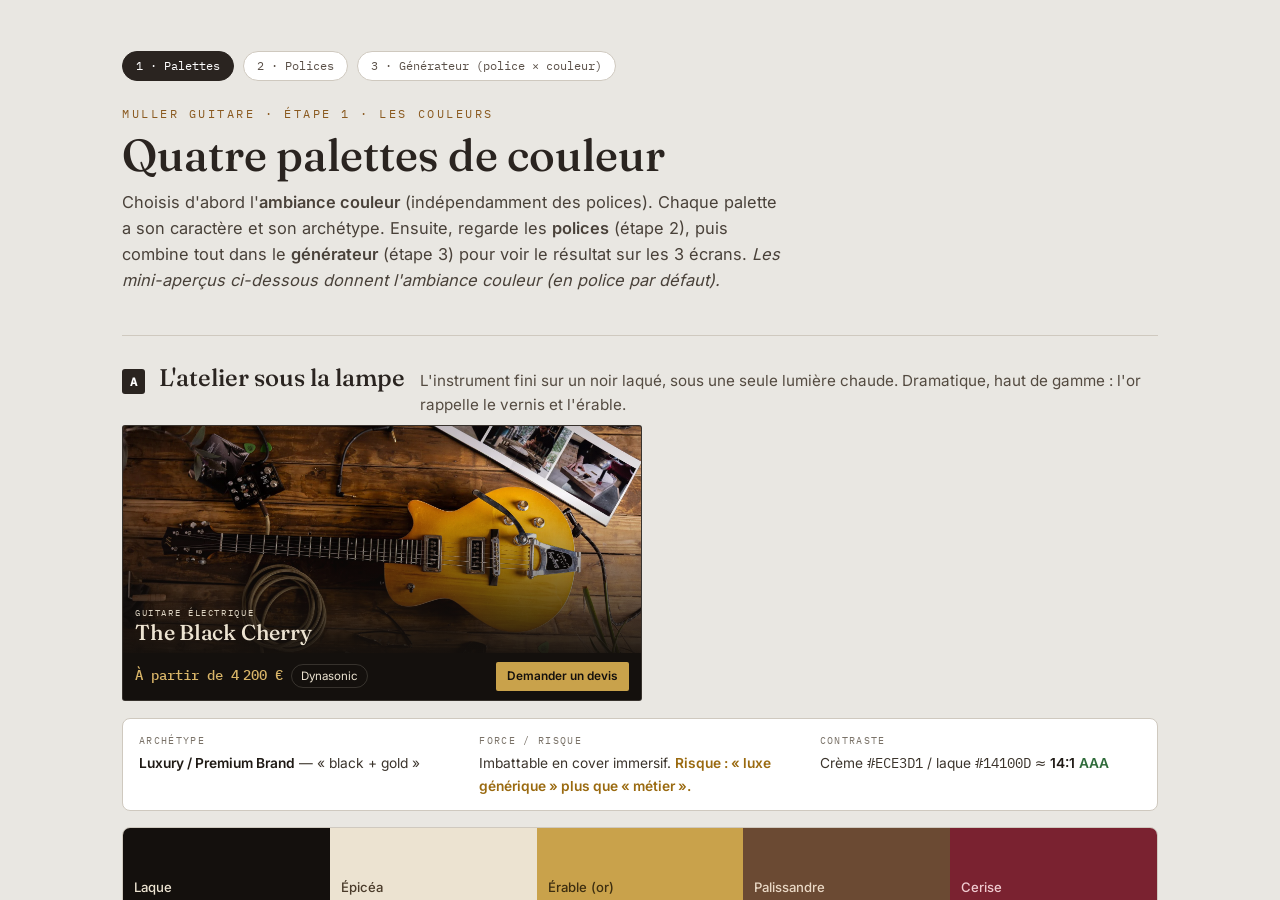
<file: index.html>
<!DOCTYPE html>
<html lang="fr">
<head>
<meta charset="utf-8">
<meta name="viewport" content="width=device-width, initial-scale=1">
<meta name="robots" content="noindex,nofollow">
<meta http-equiv="refresh" content="0; url=design/palettes.html">
<title>Muller Guitare — propositions de design</title>
<style>body{font-family:system-ui,"Segoe UI",sans-serif;background:#e9e7e2;color:#2a2420;padding:3rem;line-height:1.6}a{color:#8a5a20}</style>
</head>
<body>
  <p>Redirection vers les <a href="design/palettes.html">propositions de design (palettes &amp; générateur)</a>…</p>
</body>
</html>
</file>
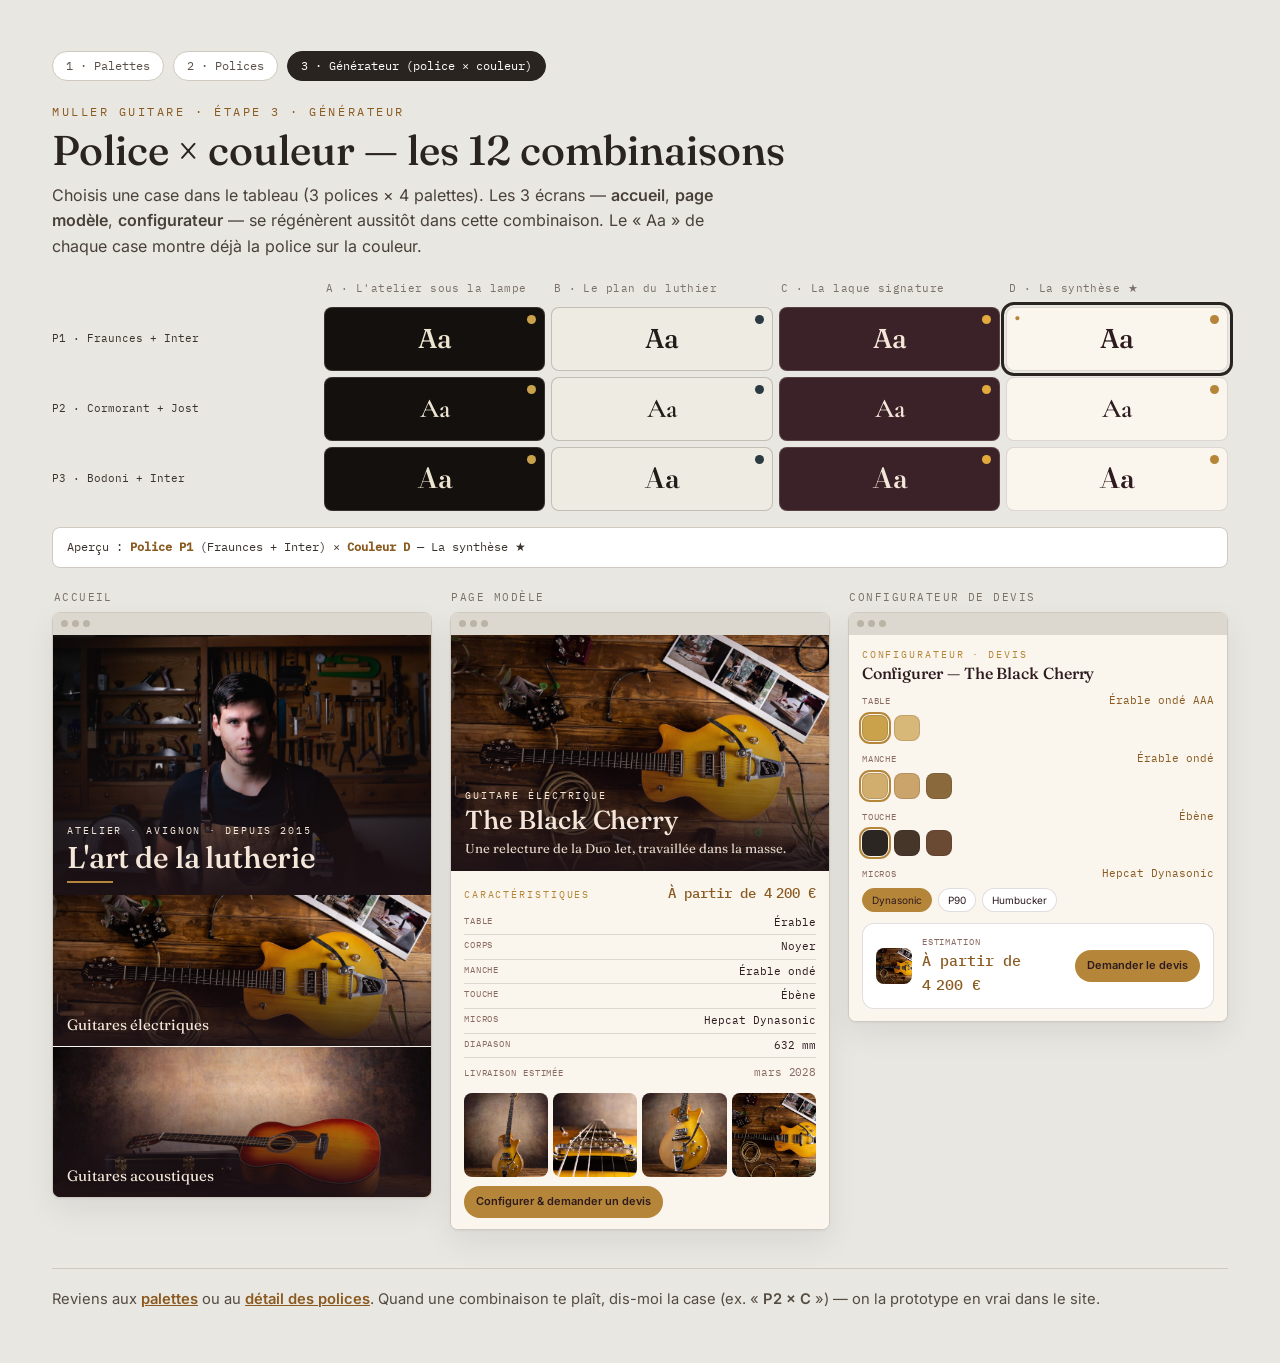
<file: design/generateur.html>
<!DOCTYPE html>
<html lang="fr">
<head>
<meta charset="utf-8">
<meta name="viewport" content="width=device-width, initial-scale=1">
<meta name="robots" content="noindex,nofollow">
<title>Muller Guitare — générateur (police × couleur)</title>
<link rel="stylesheet" href="../assets/css/fonts.css">
<style>
  :root{
    --serif:"Fraunces",Georgia,"Times New Roman",serif;
    --sans:"Inter",system-ui,-apple-system,"Segoe UI",Roboto,sans-serif;
    --mono:"IBM Plex Mono",ui-monospace,"SF Mono","Cascadia Mono",Consolas,monospace;
    --ink:#2a2420; --paper:#e9e7e2; --hair:#cfc9bf; --soft:#7a7268;
  }
  *{box-sizing:border-box;margin:0}
  body{font-family:var(--sans);background:var(--paper);color:var(--ink);line-height:1.6;-webkit-font-smoothing:antialiased}
  img{display:block;max-width:100%}
  .wrap{max-width:1240px;margin:0 auto;padding:clamp(1.4rem,4vw,3.2rem) clamp(1rem,3vw,2rem)}

  .topnav{display:flex;flex-wrap:wrap;gap:.4rem .6rem;margin-bottom:1.4rem}
  .topnav a{font-family:var(--mono);font-size:.72rem;text-decoration:none;color:#5a5048;border:1px solid var(--hair);background:#fff;border-radius:100px;padding:.28rem .8rem}
  .topnav a.is-on{background:#2a2420;color:#fff;border-color:#2a2420}

  .kicker{font-family:var(--mono);font-size:.72rem;letter-spacing:.22em;text-transform:uppercase;color:#8a5a20}
  .head h1{font-family:var(--serif);font-weight:500;font-size:clamp(1.9rem,4vw,2.6rem);line-height:1.05;margin:.5rem 0 .6rem}
  .head p{color:#494139;font-size:1rem;max-width:68ch}

  /* ---------- tableau croisé ---------- */
  .matrix{display:grid;grid-template-columns:minmax(120px,1.2fr) repeat(4,1fr);gap:6px;margin:1.4rem 0 1rem}
  .mh{font-family:var(--mono);font-size:.66rem;letter-spacing:.04em;color:var(--soft);display:flex;align-items:flex-end;padding:0 0 .35rem .15rem;line-height:1.25}
  .mr{font-family:var(--mono);font-size:.7rem;color:#3b342c;display:flex;align-items:center;padding-right:.5rem;line-height:1.2}
  .cell{position:relative;border:1px solid var(--line,#cfc9bf);border-radius:8px;background:var(--bg);color:var(--fg);height:64px;cursor:pointer;display:flex;align-items:center;justify-content:center;overflow:hidden;padding:0;transition:transform .08s ease}
  .cell:hover{transform:translateY(-1px)}
  .cell__aa{font-family:var(--serif);font-weight:var(--tw);font-size:1.7rem;line-height:1;letter-spacing:-.01em}
  .cell__dot{position:absolute;top:7px;right:8px;width:9px;height:9px;border-radius:50%;background:var(--accent)}
  .cell.is-on{outline:3px solid #2a2420;outline-offset:2px}
  .cell.is-on::after{content:"●";position:absolute;left:7px;top:4px;font-size:.6rem;color:var(--accent)}

  .caption{font-family:var(--mono);font-size:.78rem;color:#3b342c;background:#fff;border:1px solid var(--hair);border-radius:8px;padding:.6rem .85rem;margin-bottom:1.3rem}
  .caption b{color:#8a5a20}

  /* ---------- 3 écrans générés ---------- */
  .screens{display:grid;grid-template-columns:repeat(auto-fit,minmax(330px,1fr));gap:1.1rem}
  .comp__wrap{min-width:0}
  .comp__cap{font-family:var(--mono);font-size:.66rem;letter-spacing:.14em;text-transform:uppercase;color:var(--soft);margin:0 0 .4rem .1rem}
  .frame{border:1px solid var(--hair);border-radius:8px;overflow:hidden;box-shadow:0 1px 2px rgba(0,0,0,.05),0 12px 32px rgba(0,0,0,.07);background:#fff}
  .frame__bar{height:22px;background:#ddd8cf;display:flex;align-items:center;gap:4px;padding:0 8px}
  .frame__bar i{width:7px;height:7px;border-radius:50%;background:#bbb3a6}

  /* internes thématisés */
  .comp{background:var(--bg);color:var(--fg);font-family:var(--body)}
  .eb{font-family:var(--mono);font-size:9.5px;letter-spacing:.2em;text-transform:uppercase;color:var(--accent)}
  .ttl{font-family:var(--display);color:var(--fg);line-height:1.02;font-weight:var(--tw);letter-spacing:-.005em}
  .rule{height:2px;width:46px;background:var(--accent);border:0}
  .muted{color:var(--muted)}
  .num{font-family:var(--mono);font-variant-numeric:tabular-nums;letter-spacing:-.01em}
  .speclab{font-family:var(--mono);font-size:9px;letter-spacing:.1em;text-transform:uppercase;color:var(--muted)}
  .specval{font-family:var(--mono);font-variant-numeric:tabular-nums;font-size:11px;color:var(--fg)}
  .price{font-family:var(--mono);font-variant-numeric:tabular-nums;font-weight:500;color:var(--accent-ink)}
  .chip{font-size:10px;border:1px solid var(--line);color:var(--fg);border-radius:var(--chip-r);padding:3px 9px;background:var(--chip-bg)}
  .chip--on{background:var(--accent);color:var(--btn-fg);border-color:var(--accent)}
  .sw{width:26px;height:26px;border-radius:var(--sw-r);border:1px solid var(--line)}
  .btn{font-size:11px;font-weight:600;color:var(--btn-fg);background:var(--accent);border-radius:var(--btn-r);padding:7px 12px;display:inline-block}
  .card{background:var(--surface);border:1px solid var(--line);border-radius:var(--card-r);padding:11px 13px}
  .cover{position:relative;overflow:hidden;background:#000}
  .cover img{width:100%;height:100%;object-fit:cover}
  .cover__o{position:absolute;inset:0;background:var(--cover-grad)}
  .cover__c{position:absolute;left:14px;right:14px;bottom:12px;color:var(--cover-fg)}
  .cover__c .ttl,.cover__c .eb{color:var(--cover-fg)}
  .cat{position:relative;aspect-ratio:5/2;overflow:hidden}
  .cat+.cat{border-top:1px solid var(--bg)}
  .cat img{width:100%;height:100%;object-fit:cover}
  .cat__o{position:absolute;inset:0;background:var(--cover-grad)}
  .cat__l{position:absolute;left:14px;bottom:9px;font-family:var(--display);font-size:15px;color:var(--cover-fg)}
  .th{aspect-ratio:1;border-radius:var(--sw-r);overflow:hidden}
  .th img{width:100%;height:100%;object-fit:cover}

  /* ===== palettes couleur (A/B/C/D) ===== */
  .theme-a{--bg:#14100D;--surface:#1C1611;--fg:#ECE3D1;--muted:#9C8E79;--accent:#C9A24B;--accent-ink:#D9B568;
    --line:rgba(236,227,209,.16);--display:var(--serif);--body:var(--sans);
    --chip-bg:transparent;--chip-r:100px;--sw-r:3px;--btn-r:2px;--btn-fg:#14100D;--card-r:3px;
    --cover-grad:linear-gradient(180deg,rgba(20,16,13,.16) 0%,rgba(20,16,13,0) 30%,rgba(20,16,13,.93));--cover-fg:#ECE3D1}
  .theme-b{--bg:#EEEBE3;--surface:#FBFAF6;--fg:#211C17;--muted:#6B6258;--accent:#2C3A42;--accent-ink:#2C3A42;
    --line:rgba(33,28,23,.22);--display:var(--serif);--body:var(--sans);
    --chip-bg:#fff;--chip-r:0;--sw-r:0;--btn-r:0;--btn-fg:#fff;--card-r:0;
    --cover-grad:linear-gradient(180deg,rgba(238,235,227,0) 40%,rgba(238,235,227,.30) 64%,rgba(238,235,227,.92));--cover-fg:#211C17}
  .theme-c{--bg:#3A2228;--surface:#4A2E34;--fg:#F3E6D8;--muted:#C2A1A6;--accent:#E2A93C;--accent-ink:#E2A93C;
    --line:rgba(243,230,216,.16);--display:var(--serif);--body:var(--sans);
    --chip-bg:rgba(243,230,216,.07);--chip-r:100px;--sw-r:8px;--btn-r:100px;--btn-fg:#3A0F16;--card-r:12px;
    --cover-grad:linear-gradient(180deg,rgba(58,34,40,.14) 0%,rgba(58,34,40,0) 30%,rgba(58,34,40,.95));--cover-fg:#F3E6D8}
  .theme-d{--bg:#FAF6EE;--surface:#FFFFFF;--fg:#2E1A1F;--muted:#8a6a60;--accent:#B5863A;--accent-ink:#8A5A20;
    --line:rgba(46,26,31,.14);--display:var(--serif);--body:var(--sans);
    --chip-bg:#fff;--chip-r:100px;--sw-r:8px;--btn-r:100px;--btn-fg:#2E1A1F;--card-r:12px;
    --cover-grad:linear-gradient(180deg,rgba(30,18,22,.10) 0%,rgba(30,18,22,0) 28%,rgba(30,18,22,.94));--cover-fg:#F4E7D9}

  /* ===== presets de police (P1/P2/P3) ===== */
  .font-p1{--serif:"Fraunces",Georgia,serif;--sans:"Inter",system-ui,sans-serif;--tw:500}
  .font-p2{--serif:"Cormorant Garamond",Georgia,serif;--sans:"Jost",system-ui,sans-serif;--tw:600}
  .font-p3{--serif:"Bodoni Moda",Georgia,serif;--sans:"Inter",system-ui,sans-serif;--tw:600}

  .footer{margin-top:2.4rem;border-top:1px solid var(--hair);padding-top:1.2rem;color:#544b41;font-size:.92rem}
  .footer a{color:#8a5a20;font-weight:600}
</style>
</head>
<body>
<div class="wrap">

  <nav class="topnav" id="topnav">
    <a href="palettes.html">1 · Palettes</a>
    <a href="polices.html">2 · Polices</a>
    <a href="generateur.html">3 · Générateur (police × couleur)</a>
  </nav>
  <script>(function(){var f=(location.pathname.split('/').pop()||'generateur.html');document.querySelectorAll('#topnav a[href]').forEach(function(a){if(a.getAttribute('href')===f)a.classList.add('is-on');});})();</script>

  <header class="head">
    <div class="kicker">Muller Guitare · étape 3 · générateur</div>
    <h1>Police × couleur — les 12 combinaisons</h1>
    <p>Choisis une case dans le tableau (3 polices × 4 palettes). Les 3 écrans — <b>accueil</b>, <b>page modèle</b>, <b>configurateur</b> — se régénèrent aussitôt dans cette combinaison. Le « Aa » de chaque case montre déjà la police sur la couleur.</p>
  </header>

  <div class="matrix" id="matrix"></div>
  <div class="caption" id="caption"></div>
  <div class="screens" id="preview"></div>

  <footer class="footer">
    Reviens aux <a href="palettes.html">palettes</a> ou au <a href="polices.html">détail des polices</a>. Quand une combinaison te plaît, dis-moi la case (ex. « <b>P2 × C</b> ») — on la prototype en vrai dans le site.
  </footer>

</div>

<script>
  var HERO_IMG = "../assets/img/wp/2022/09/biographie-muller-guitare.jpg";
  var IMG_ELEC = "../assets/img/wp/2025/04/black-cherry-muller-guitare654.webp";
  var IMG_ACOU = "../assets/img/wp/2024/05/000-11.jpg";
  var GAL = [
    "../assets/img/wp/2025/04/black-cherry-muller-guitare596.thumb.webp",
    "../assets/img/wp/2025/04/black-cherry-muller-guitare634.thumb.webp",
    "../assets/img/wp/2025/04/black-cherry-muller-guitare603.thumb.webp",
    "../assets/img/wp/2025/04/black-cherry-muller-guitare654.thumb.webp"
  ];
  var FONTS = [
    { id:"p1", name:"P1 · Fraunces + Inter" },
    { id:"p2", name:"P2 · Cormorant + Jost" },
    { id:"p3", name:"P3 · Bodoni + Inter" }
  ];
  var COLORS = [
    { id:"a", short:"A", name:"L'atelier sous la lampe" },
    { id:"b", short:"B", name:"Le plan du luthier" },
    { id:"c", short:"C", name:"La laque signature" },
    { id:"d", short:"D", name:"La synthèse ★" }
  ];
  var FONT_DESC = { p1:"Fraunces + Inter", p2:"Cormorant Garamond + Jost", p3:"Bodoni Moda + Inter" };

  function comp(cap, inner){
    return '<div class="comp__wrap"><p class="comp__cap">'+cap+'</p>'
      +'<div class="frame"><div class="frame__bar"><i></i><i></i><i></i></div>'
      +'<div class="comp">'+inner+'</div></div></div>';
  }
  function homeComp(){
    return comp('Accueil',
      '<div class="cover" style="aspect-ratio:16/11"><img src="'+HERO_IMG+'" alt="Loïc Muller dans son atelier">'
        +'<div class="cover__o"></div><div class="cover__c">'
          +'<div class="eb">Atelier · Avignon · depuis 2015</div>'
          +'<div class="ttl" style="font-size:30px;margin:5px 0 7px">L\'art de la lutherie</div><hr class="rule"></div></div>'
      +'<div class="cat"><img src="'+IMG_ELEC+'" alt="Guitare électrique"><div class="cat__o"></div><span class="cat__l">Guitares électriques</span></div>'
      +'<div class="cat"><img src="'+IMG_ACOU+'" alt="Guitare acoustique"><div class="cat__o"></div><span class="cat__l">Guitares acoustiques</span></div>');
  }
  function modeleComp(){
    var specs = [['Table','Érable'],['Corps','Noyer'],['Manche','Érable ondé'],['Touche','Ébène'],['Micros','Hepcat Dynasonic'],['Diapason','632 mm']];
    var rows = specs.map(function(s){
      return '<div style="display:flex;justify-content:space-between;gap:10px;padding:3px 0;border-bottom:1px solid var(--line)">'
        +'<span class="speclab">'+s[0]+'</span><span class="specval">'+s[1]+'</span></div>';
    }).join('');
    var gal = GAL.map(function(t){ return '<div class="th"><img src="'+t+'" alt="The Black Cherry, détail"></div>'; }).join('');
    return comp('Page modèle',
      '<div class="cover" style="aspect-ratio:16/10"><img src="'+IMG_ELEC+'" alt="The Black Cherry">'
        +'<div class="cover__o"></div><div class="cover__c">'
          +'<div class="eb">Guitare électrique</div>'
          +'<div class="ttl" style="font-size:26px;margin:4px 0 5px">The Black Cherry</div>'
          +'<div style="font-family:var(--serif);font-size:13px;opacity:.92">Une relecture de la Duo Jet, travaillée dans la masse.</div></div></div>'
      +'<div style="padding:11px 13px;background:var(--bg)">'
        +'<div style="display:flex;justify-content:space-between;align-items:baseline;margin-bottom:6px"><span class="eb">Caractéristiques</span><span class="price" style="font-size:14px">À partir de 4&#8239;200&nbsp;€</span></div>'
        + rows
        +'<div style="display:flex;justify-content:space-between;align-items:center;padding:6px 0 2px"><span class="speclab">Livraison estimée</span><span class="num" style="font-size:11px;color:var(--muted)">mars 2028</span></div>'
        +'<div style="display:grid;grid-template-columns:repeat(4,1fr);gap:5px;margin:9px 0">'+gal+'</div>'
        +'<span class="btn">Configurer &amp; demander un devis</span></div>');
  }
  function configComp(){
    var lbl = function(label, picked){ return '<div style="display:flex;justify-content:space-between;align-items:baseline;margin-bottom:5px">'
      +'<span class="speclab">'+label+'</span><span class="specval" style="color:var(--accent-ink)">'+picked+'</span></div>'; };
    var woods = function(arr,sel){ return '<div style="display:flex;gap:6px">'+arr.map(function(c,i){
      return '<span class="sw" style="background:'+c+';'+(i===sel?'outline:2px solid var(--accent);outline-offset:1px':'')+'"></span>'; }).join('')+'</div>'; };
    var chips = function(arr,sel){ return '<div style="display:flex;gap:6px;flex-wrap:wrap">'+arr.map(function(t,i){
      return '<span class="chip'+(i===sel?' chip--on':'')+'">'+t+'</span>'; }).join('')+'</div>'; };
    return comp('Configurateur de devis',
      '<div style="padding:12px 13px;background:var(--bg)">'
        +'<div class="eb">Configurateur · devis</div>'
        +'<div class="ttl" style="font-size:16px;margin:3px 0 11px">Configurer — The Black Cherry</div>'
        +'<div style="margin-bottom:9px">'+lbl('Table','Érable ondé AAA')+woods(['#C9A24B','#D8B878'],0)+'</div>'
        +'<div style="margin-bottom:9px">'+lbl('Manche','Érable ondé')+woods(['#D2AE6E','#caa46a','#8a6a3c'],0)+'</div>'
        +'<div style="margin-bottom:9px">'+lbl('Touche','Ébène')+woods(['#2b2622','#46362a','#6B4A33'],0)+'</div>'
        +'<div style="margin-bottom:11px">'+lbl('Micros','Hepcat Dynasonic')+chips(['Dynasonic','P90','Humbucker'],0)+'</div>'
        +'<div class="card" style="display:flex;align-items:center;gap:10px">'
          +'<img src="'+GAL[3]+'" alt="" style="width:36px;height:36px;object-fit:cover;border-radius:var(--sw-r);flex:none">'
          +'<div style="flex:1;min-width:0"><div class="speclab">Estimation</div><div class="price" style="font-size:15px">À partir de 4&#8239;200&nbsp;€</div></div>'
          +'<span class="btn">Demander le devis</span></div></div>');
  }

  // rendu des 3 écrans (une seule fois ; le restyle se fait par les variables CSS)
  var preview = document.getElementById('preview');
  preview.innerHTML = homeComp() + modeleComp() + configComp();

  // construction du tableau croisé
  var matrix = document.getElementById('matrix');
  var caption = document.getElementById('caption');
  var html = '<div class="mh"></div>';
  COLORS.forEach(function(c){ html += '<div class="mh">'+c.short+' · '+c.name+'</div>'; });
  FONTS.forEach(function(f){
    html += '<div class="mr">'+f.name+'</div>';
    COLORS.forEach(function(c){
      html += '<button class="cell theme-'+c.id+' font-'+f.id+'" data-f="'+f.id+'" data-c="'+c.id+'" '
        +'aria-label="Police '+f.id.toUpperCase()+' × Couleur '+c.short+'">'
        +'<span class="cell__dot"></span><span class="cell__aa">Aa</span></button>';
    });
  });
  matrix.innerHTML = html;

  function select(f, c){
    preview.className = 'screens theme-'+c+' font-'+f;
    var col = COLORS.find(function(x){return x.id===c;});
    caption.innerHTML = 'Aperçu : <b>Police '+f.toUpperCase()+'</b> ('+FONT_DESC[f]+') × <b>Couleur '+col.short+'</b> — '+col.name;
    [].forEach.call(matrix.querySelectorAll('.cell'), function(b){
      b.classList.toggle('is-on', b.dataset.f===f && b.dataset.c===c);
    });
  }
  matrix.addEventListener('click', function(e){
    var b = e.target.closest('.cell'); if(!b) return;
    select(b.dataset.f, b.dataset.c);
    preview.scrollIntoView({behavior:'smooth', block:'start'});
  });

  // sélection initiale (via ?f= / ?c=) ; défaut P1 × D (la synthèse recommandée)
  var qs = new URLSearchParams(location.search);
  var f0 = ['p1','p2','p3'].indexOf(qs.get('f')) >= 0 ? qs.get('f') : 'p1';
  var c0 = ['a','b','c','d'].indexOf(qs.get('c')) >= 0 ? qs.get('c') : 'd';
  select(f0, c0);
</script>
</body>
</html>
</file>
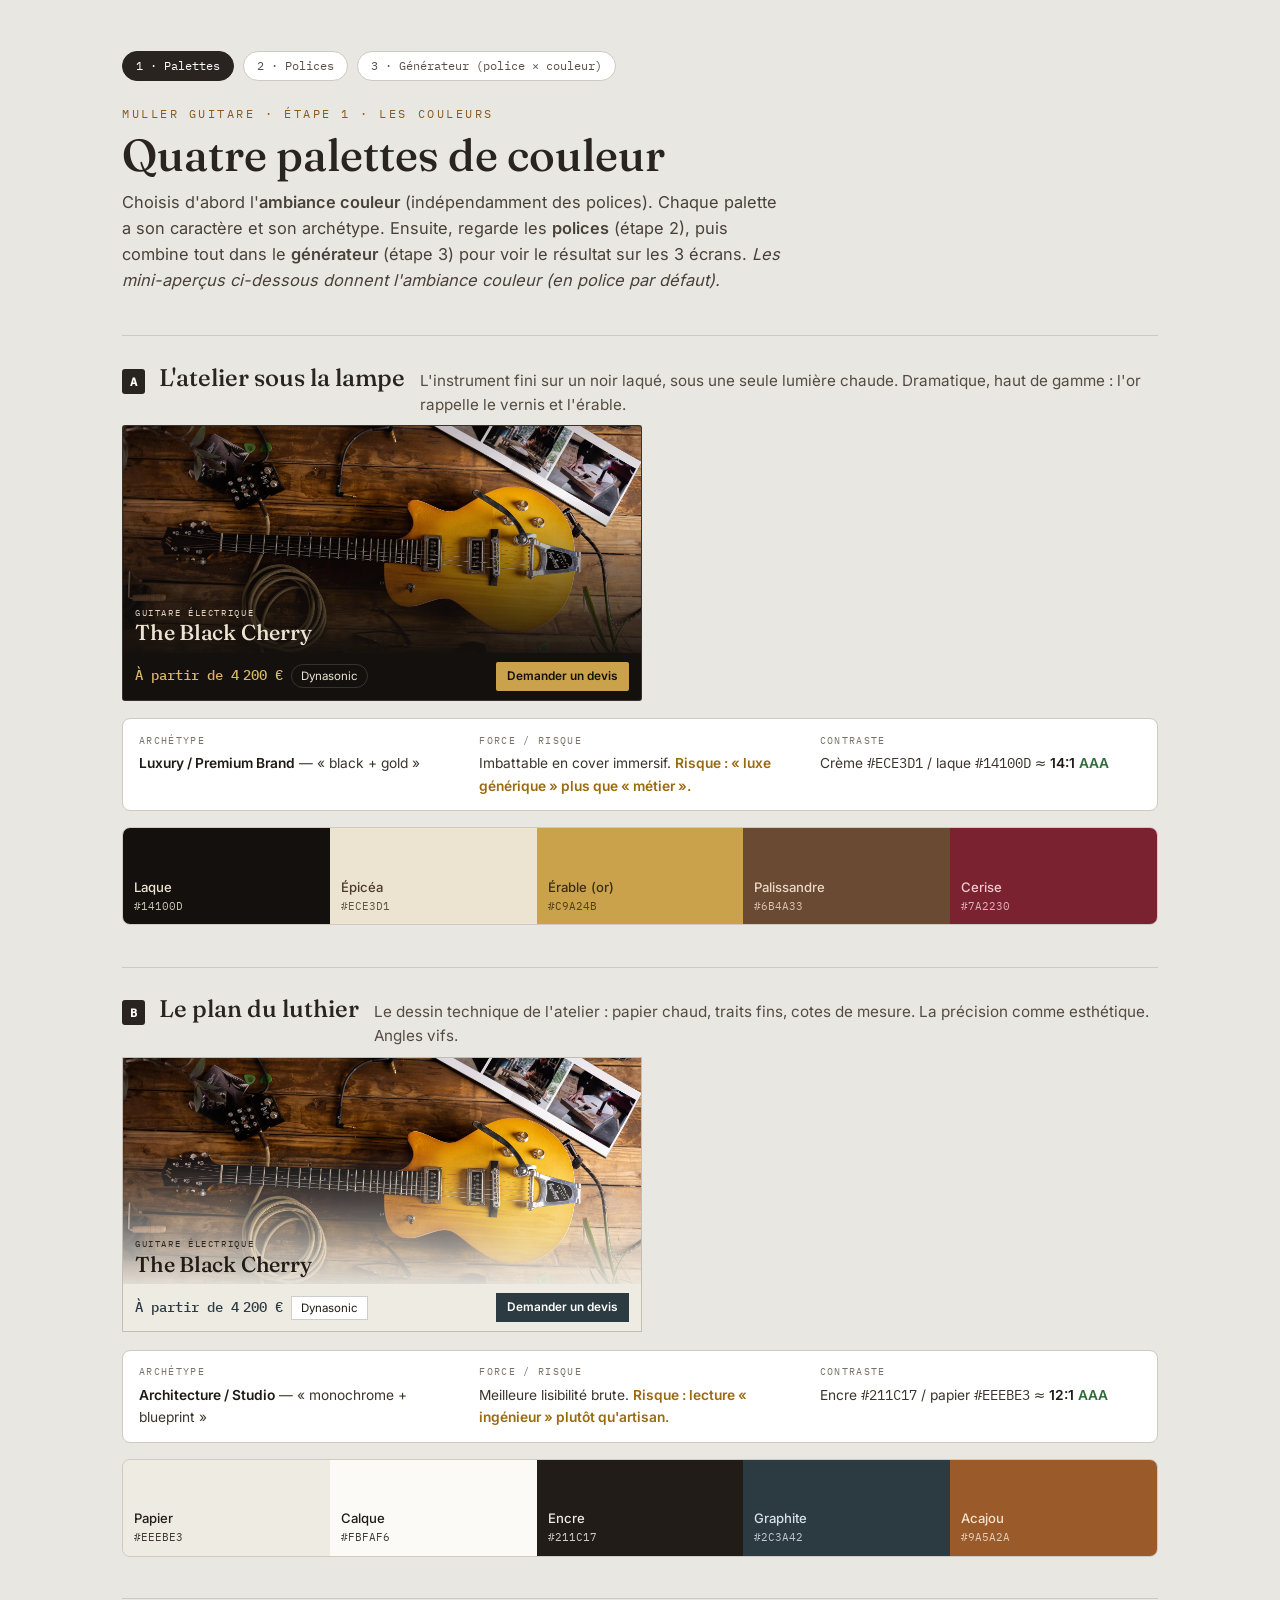
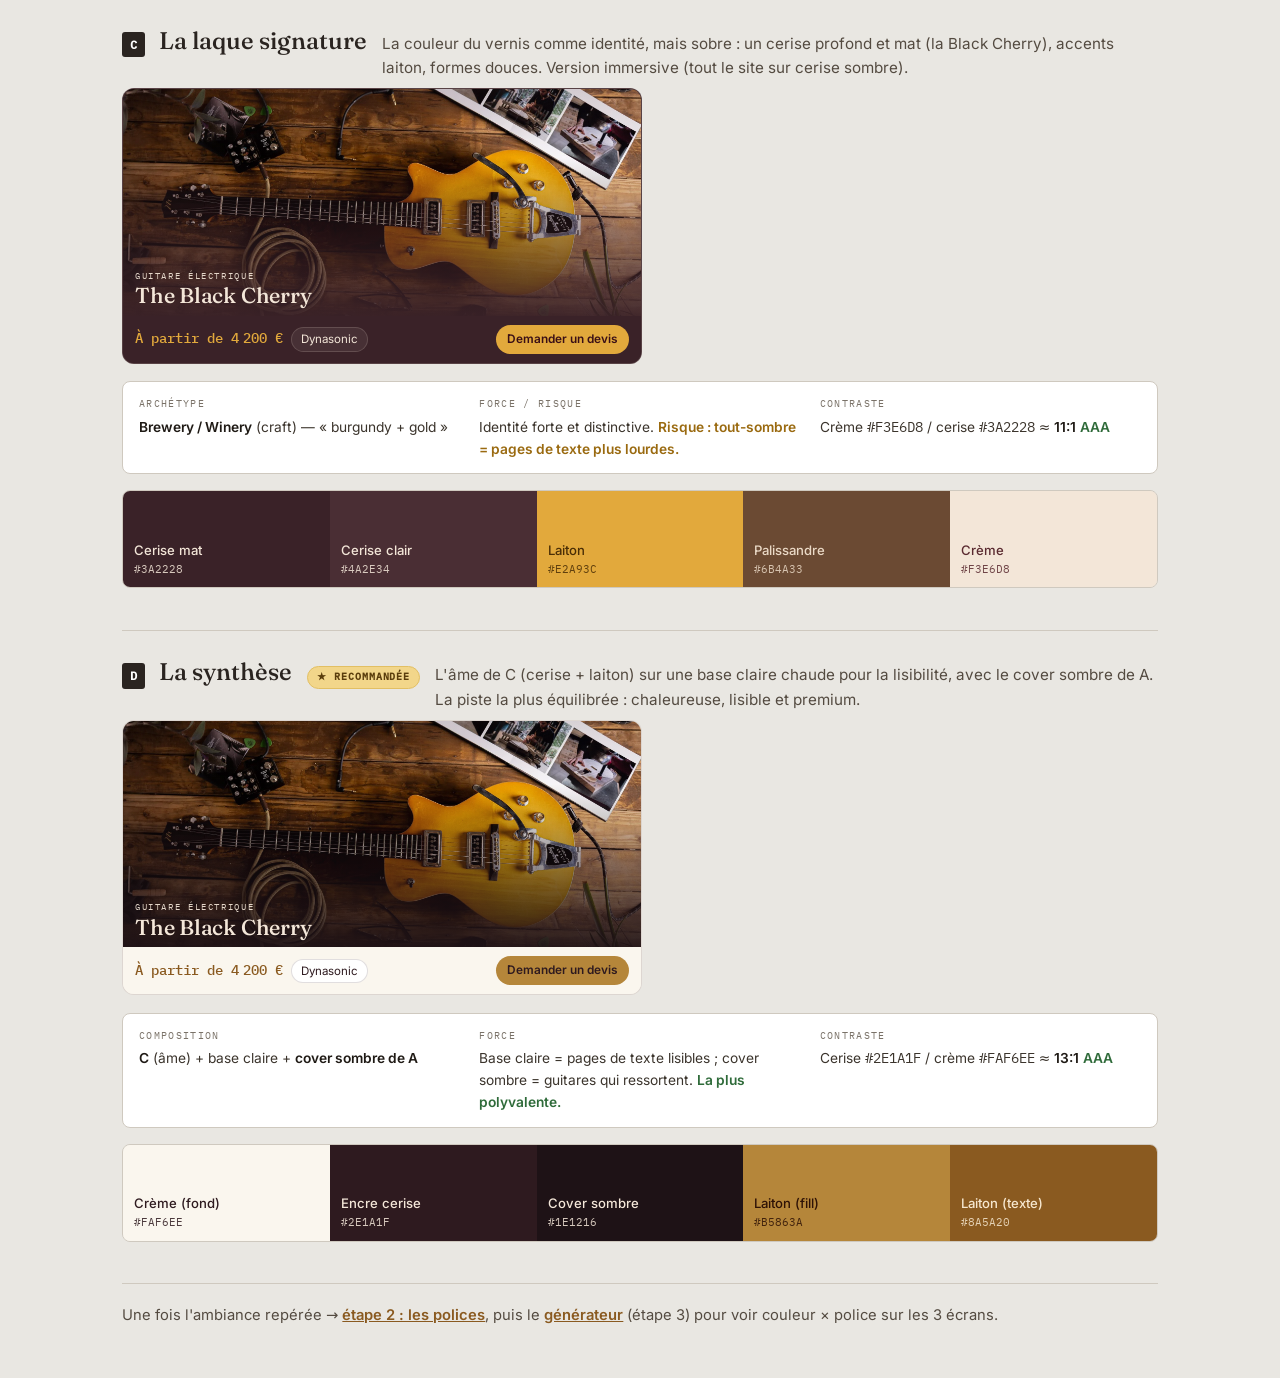
<file: design/palettes.html>
<!DOCTYPE html>
<html lang="fr">
<head>
<meta charset="utf-8">
<meta name="viewport" content="width=device-width, initial-scale=1">
<meta name="robots" content="noindex,nofollow">
<title>Muller Guitare — palettes de couleur</title>
<link rel="stylesheet" href="../assets/css/fonts.css">
<style>
  :root{
    --serif:"Fraunces",Georgia,"Times New Roman",serif;
    --sans:"Inter",system-ui,-apple-system,"Segoe UI",Roboto,sans-serif;
    --mono:"IBM Plex Mono",ui-monospace,"SF Mono","Cascadia Mono",Consolas,monospace;
    --ink:#2a2420; --paper:#e9e7e2; --hair:#cfc9bf; --soft:#7a7268;
  }
  *{box-sizing:border-box;margin:0}
  body{font-family:var(--sans);background:var(--paper);color:var(--ink);line-height:1.6;-webkit-font-smoothing:antialiased}
  .wrap{max-width:1100px;margin:0 auto;padding:clamp(1.4rem,4vw,3.2rem) clamp(1rem,3vw,2rem)}

  .topnav{display:flex;flex-wrap:wrap;gap:.4rem .6rem;margin-bottom:1.5rem}
  .topnav a{font-family:var(--mono);font-size:.72rem;text-decoration:none;color:#5a5048;border:1px solid var(--hair);background:#fff;border-radius:100px;padding:.28rem .8rem}
  .topnav a.is-on{background:#2a2420;color:#fff;border-color:#2a2420}

  .kicker{font-family:var(--mono);font-size:.72rem;letter-spacing:.22em;text-transform:uppercase;color:#8a5a20}
  .head h1{font-family:var(--serif);font-weight:500;font-size:clamp(1.9rem,4vw,2.8rem);line-height:1.05;margin:.5rem 0 .7rem}
  .head p{color:#494139;font-size:1.02rem;max-width:66ch}

  .dir{margin-top:clamp(1.6rem,4vw,2.6rem);border-top:1px solid var(--hair);padding-top:1.4rem}
  .dir__head{display:flex;flex-wrap:wrap;align-items:baseline;gap:.5rem .9rem;margin-bottom:.5rem}
  .dir__tag{font-family:var(--mono);font-size:.76rem;font-weight:600;color:#fff;background:#2a2420;border-radius:3px;padding:.18rem .5rem}
  .dir__name{font-family:var(--serif);font-weight:500;font-size:1.5rem}
  .badge{font-family:var(--mono);font-size:.62rem;font-weight:600;letter-spacing:.1em;text-transform:uppercase;color:#5a3d0c;background:#f2d68a;border:1px solid #e2bf63;border-radius:100px;padding:.16rem .55rem}
  .dir__concept{color:#544b41;font-size:.95rem;flex:1 1 240px;min-width:200px}

  .meta{display:grid;grid-template-columns:repeat(auto-fit,minmax(220px,1fr));gap:.7rem 1.2rem;margin:.8rem 0 1rem;background:#fff;border:1px solid var(--hair);border-radius:8px;padding:.85rem 1rem}
  .meta .l{font-family:var(--mono);font-size:.64rem;letter-spacing:.13em;text-transform:uppercase;color:var(--soft);margin-bottom:.2rem}
  .meta .v{font-size:.86rem;color:#3b342c}
  .meta .v b{color:#1f1a15}
  .meta .num{font-family:var(--mono)}
  .ok{color:#2f6b3a;font-weight:600}.warn{color:#9a6a10;font-weight:600}

  .pal{display:flex;flex-wrap:wrap;gap:0;border-radius:8px;overflow:hidden;border:1px solid var(--hair)}
  .pal__sw{flex:1;min-width:140px;height:96px;display:flex;flex-direction:column;justify-content:flex-end;padding:9px 11px}
  .pal__sw b{font-size:.82rem;font-weight:500}
  .pal__sw span{font-family:var(--mono);font-size:.68rem;opacity:.85}

  /* ===== mini-aperçu du style (couleur seulement ; police P1 par défaut) ===== */
  .preview{margin:.1rem 0 1.1rem}
  .pv{max-width:520px;border:1px solid var(--line);border-radius:var(--card-r);overflow:hidden;background:var(--bg)}
  .pv-cover{position:relative;aspect-ratio:16/7;overflow:hidden;background:#000}
  .pv-cover img{width:100%;height:100%;object-fit:cover}
  .pv-cover__o{position:absolute;inset:0;background:var(--cover-grad)}
  .pv-cover__c{position:absolute;left:12px;right:12px;bottom:9px;display:flex;flex-direction:column;gap:2px}
  .pv-eb{font-family:var(--mono);font-size:9px;letter-spacing:.18em;text-transform:uppercase;color:var(--cover-fg);opacity:.92}
  .pv-ttl{font-family:var(--display);font-weight:var(--tw,500);font-size:1.35rem;line-height:1;letter-spacing:-.01em;color:var(--cover-fg)}
  .pv-foot{display:flex;flex-wrap:wrap;align-items:center;gap:8px;padding:9px 12px;background:var(--bg);color:var(--fg)}
  .pv-price{font-family:var(--mono);font-variant-numeric:tabular-nums;font-weight:500;font-size:.85rem;color:var(--accent-ink)}
  .pv-chip{font-size:.72rem;border:1px solid var(--line);color:var(--fg);border-radius:var(--chip-r);padding:2px 9px;background:var(--chip-bg)}
  .pv-btn{font-size:.74rem;font-weight:600;color:var(--btn-fg);background:var(--accent);border-radius:var(--btn-r);padding:5px 11px;margin-left:auto}

  /* tokens des palettes (mêmes valeurs que le générateur) */
  .theme-a{--bg:#14100D;--fg:#ECE3D1;--accent:#C9A24B;--accent-ink:#D9B568;--line:rgba(236,227,209,.16);--display:var(--serif);--chip-bg:transparent;--chip-r:100px;--btn-r:2px;--btn-fg:#14100D;--card-r:3px;--cover-grad:linear-gradient(180deg,rgba(20,16,13,.16) 0%,rgba(20,16,13,0) 30%,rgba(20,16,13,.93));--cover-fg:#ECE3D1}
  .theme-b{--bg:#EEEBE3;--fg:#211C17;--accent:#2C3A42;--accent-ink:#2C3A42;--line:rgba(33,28,23,.22);--display:var(--serif);--chip-bg:#fff;--chip-r:0;--btn-r:0;--btn-fg:#fff;--card-r:0;--cover-grad:linear-gradient(180deg,rgba(238,235,227,0) 40%,rgba(238,235,227,.30) 64%,rgba(238,235,227,.92));--cover-fg:#211C17}
  .theme-c{--bg:#3A2228;--fg:#F3E6D8;--accent:#E2A93C;--accent-ink:#E2A93C;--line:rgba(243,230,216,.16);--display:var(--serif);--chip-bg:rgba(243,230,216,.07);--chip-r:100px;--btn-r:100px;--btn-fg:#3A0F16;--card-r:12px;--cover-grad:linear-gradient(180deg,rgba(58,34,40,.14) 0%,rgba(58,34,40,0) 30%,rgba(58,34,40,.95));--cover-fg:#F3E6D8}
  .theme-d{--bg:#FAF6EE;--fg:#2E1A1F;--accent:#B5863A;--accent-ink:#8A5A20;--line:rgba(46,26,31,.14);--display:var(--serif);--chip-bg:#fff;--chip-r:100px;--btn-r:100px;--btn-fg:#2E1A1F;--card-r:12px;--cover-grad:linear-gradient(180deg,rgba(30,18,22,.10) 0%,rgba(30,18,22,0) 28%,rgba(30,18,22,.94));--cover-fg:#F4E7D9}

  .footer{margin-top:2.6rem;border-top:1px solid var(--hair);padding-top:1.2rem;color:#544b41;font-size:.92rem}
  .footer a{color:#8a5a20;font-weight:600}

  @media print{
    @page{size:A4 portrait;margin:12mm}
    html,body{background:#fff !important}
    *{-webkit-print-color-adjust:exact !important;print-color-adjust:exact !important}
    .wrap{max-width:none;padding:0}.topnav,.footer{display:none}
    .dir{break-inside:avoid;page-break-inside:avoid}
  }
</style>
</head>
<body>
<div class="wrap">

  <nav class="topnav" id="topnav">
    <a href="palettes.html">1 · Palettes</a>
    <a href="polices.html">2 · Polices</a>
    <a href="generateur.html">3 · Générateur (police × couleur)</a>
  </nav>
  <script>(function(){var f=(location.pathname.split('/').pop()||'palettes.html');document.querySelectorAll('#topnav a[href]').forEach(function(a){if(a.getAttribute('href')===f)a.classList.add('is-on');});})();</script>

  <header class="head">
    <div class="kicker">Muller Guitare · étape 1 · les couleurs</div>
    <h1>Quatre palettes de couleur</h1>
    <p>Choisis d'abord l'<b>ambiance couleur</b> (indépendamment des polices). Chaque palette a son caractère et son archétype. Ensuite, regarde les <b>polices</b> (étape 2), puis combine tout dans le <b>générateur</b> (étape 3) pour voir le résultat sur les 3 écrans. <em>Les mini-aperçus ci-dessous donnent l'ambiance couleur (en police par défaut).</em></p>
  </header>

  <!-- A -->
  <section class="dir">
    <div class="dir__head"><span class="dir__tag">A</span><span class="dir__name">L'atelier sous la lampe</span>
      <span class="dir__concept">L'instrument fini sur un noir laqué, sous une seule lumière chaude. Dramatique, haut de gamme : l'or rappelle le vernis et l'érable.</span></div>
    <div class="preview theme-a">
      <div class="pv">
        <div class="pv-cover"><img src="../assets/img/wp/2025/04/black-cherry-muller-guitare654.webp" alt="Aperçu du style">
          <div class="pv-cover__o"></div>
          <div class="pv-cover__c"><span class="pv-eb">Guitare électrique</span><span class="pv-ttl">The Black Cherry</span></div></div>
        <div class="pv-foot"><span class="pv-price">À partir de 4&#8239;200&nbsp;€</span><span class="pv-chip">Dynasonic</span><span class="pv-btn">Demander un devis</span></div>
      </div>
    </div>
    <div class="meta">
      <div><div class="l">Archétype</div><div class="v"><b>Luxury / Premium Brand</b> — « black + gold »</div></div>
      <div><div class="l">Force / risque</div><div class="v">Imbattable en cover immersif. <span class="warn">Risque : « luxe générique » plus que « métier ».</span></div></div>
      <div><div class="l">Contraste</div><div class="v">Crème <span class="num">#ECE3D1</span> / laque <span class="num">#14100D</span> ≈ <b>14:1</b> <span class="ok">AAA</span></div></div>
    </div>
    <div class="pal">
      <div class="pal__sw" style="background:#14100D;color:#ECE3D1"><b>Laque</b><span>#14100D</span></div>
      <div class="pal__sw" style="background:#ECE3D1;color:#4A3B2A"><b>Épicéa</b><span>#ECE3D1</span></div>
      <div class="pal__sw" style="background:#C9A24B;color:#3D2E10"><b>Érable (or)</b><span>#C9A24B</span></div>
      <div class="pal__sw" style="background:#6B4A33;color:#EAD9C6"><b>Palissandre</b><span>#6B4A33</span></div>
      <div class="pal__sw" style="background:#7A2230;color:#F0CBD0"><b>Cerise</b><span>#7A2230</span></div>
    </div>
  </section>

  <!-- B -->
  <section class="dir">
    <div class="dir__head"><span class="dir__tag">B</span><span class="dir__name">Le plan du luthier</span>
      <span class="dir__concept">Le dessin technique de l'atelier : papier chaud, traits fins, cotes de mesure. La précision comme esthétique. Angles vifs.</span></div>
    <div class="preview theme-b">
      <div class="pv">
        <div class="pv-cover"><img src="../assets/img/wp/2025/04/black-cherry-muller-guitare654.webp" alt="Aperçu du style">
          <div class="pv-cover__o"></div>
          <div class="pv-cover__c"><span class="pv-eb">Guitare électrique</span><span class="pv-ttl">The Black Cherry</span></div></div>
        <div class="pv-foot"><span class="pv-price">À partir de 4&#8239;200&nbsp;€</span><span class="pv-chip">Dynasonic</span><span class="pv-btn">Demander un devis</span></div>
      </div>
    </div>
    <div class="meta">
      <div><div class="l">Archétype</div><div class="v"><b>Architecture / Studio</b> — « monochrome + blueprint »</div></div>
      <div><div class="l">Force / risque</div><div class="v">Meilleure lisibilité brute. <span class="warn">Risque : lecture « ingénieur » plutôt qu'artisan.</span></div></div>
      <div><div class="l">Contraste</div><div class="v">Encre <span class="num">#211C17</span> / papier <span class="num">#EEEBE3</span> ≈ <b>12:1</b> <span class="ok">AAA</span></div></div>
    </div>
    <div class="pal">
      <div class="pal__sw" style="background:#EEEBE3;color:#211C17"><b>Papier</b><span>#EEEBE3</span></div>
      <div class="pal__sw" style="background:#FBFAF6;color:#211C17"><b>Calque</b><span>#FBFAF6</span></div>
      <div class="pal__sw" style="background:#211C17;color:#EEEBE3"><b>Encre</b><span>#211C17</span></div>
      <div class="pal__sw" style="background:#2C3A42;color:#D7E2E6"><b>Graphite</b><span>#2C3A42</span></div>
      <div class="pal__sw" style="background:#9A5A2A;color:#F3E2D0"><b>Acajou</b><span>#9A5A2A</span></div>
    </div>
  </section>

  <!-- C -->
  <section class="dir">
    <div class="dir__head"><span class="dir__tag">C</span><span class="dir__name">La laque signature</span>
      <span class="dir__concept">La couleur du vernis comme identité, mais sobre : un cerise profond et mat (la Black Cherry), accents laiton, formes douces. Version immersive (tout le site sur cerise sombre).</span></div>
    <div class="preview theme-c">
      <div class="pv">
        <div class="pv-cover"><img src="../assets/img/wp/2025/04/black-cherry-muller-guitare654.webp" alt="Aperçu du style">
          <div class="pv-cover__o"></div>
          <div class="pv-cover__c"><span class="pv-eb">Guitare électrique</span><span class="pv-ttl">The Black Cherry</span></div></div>
        <div class="pv-foot"><span class="pv-price">À partir de 4&#8239;200&nbsp;€</span><span class="pv-chip">Dynasonic</span><span class="pv-btn">Demander un devis</span></div>
      </div>
    </div>
    <div class="meta">
      <div><div class="l">Archétype</div><div class="v"><b>Brewery / Winery</b> (craft) — « burgundy + gold »</div></div>
      <div><div class="l">Force / risque</div><div class="v">Identité forte et distinctive. <span class="warn">Risque : tout-sombre = pages de texte plus lourdes.</span></div></div>
      <div><div class="l">Contraste</div><div class="v">Crème <span class="num">#F3E6D8</span> / cerise <span class="num">#3A2228</span> ≈ <b>11:1</b> <span class="ok">AAA</span></div></div>
    </div>
    <div class="pal">
      <div class="pal__sw" style="background:#3A2228;color:#F3E6D8"><b>Cerise mat</b><span>#3A2228</span></div>
      <div class="pal__sw" style="background:#4A2E34;color:#F3E6D8"><b>Cerise clair</b><span>#4A2E34</span></div>
      <div class="pal__sw" style="background:#E2A93C;color:#4A2E06"><b>Laiton</b><span>#E2A93C</span></div>
      <div class="pal__sw" style="background:#6B4A33;color:#EAD9C6"><b>Palissandre</b><span>#6B4A33</span></div>
      <div class="pal__sw" style="background:#F3E6D8;color:#5A2A30"><b>Crème</b><span>#F3E6D8</span></div>
    </div>
  </section>

  <!-- D -->
  <section class="dir">
    <div class="dir__head"><span class="dir__tag">D</span><span class="dir__name">La synthèse</span><span class="badge">★ Recommandée</span>
      <span class="dir__concept">L'âme de C (cerise + laiton) sur une base claire chaude pour la lisibilité, avec le cover sombre de A. La piste la plus équilibrée : chaleureuse, lisible et premium.</span></div>
    <div class="preview theme-d">
      <div class="pv">
        <div class="pv-cover"><img src="../assets/img/wp/2025/04/black-cherry-muller-guitare654.webp" alt="Aperçu du style">
          <div class="pv-cover__o"></div>
          <div class="pv-cover__c"><span class="pv-eb">Guitare électrique</span><span class="pv-ttl">The Black Cherry</span></div></div>
        <div class="pv-foot"><span class="pv-price">À partir de 4&#8239;200&nbsp;€</span><span class="pv-chip">Dynasonic</span><span class="pv-btn">Demander un devis</span></div>
      </div>
    </div>
    <div class="meta">
      <div><div class="l">Composition</div><div class="v"><b>C</b> (âme) + base claire + <b>cover sombre de A</b></div></div>
      <div><div class="l">Force</div><div class="v">Base claire = pages de texte lisibles ; cover sombre = guitares qui ressortent. <span class="ok">La plus polyvalente.</span></div></div>
      <div><div class="l">Contraste</div><div class="v">Cerise <span class="num">#2E1A1F</span> / crème <span class="num">#FAF6EE</span> ≈ <b>13:1</b> <span class="ok">AAA</span></div></div>
    </div>
    <div class="pal">
      <div class="pal__sw" style="background:#FAF6EE;color:#2E1A1F"><b>Crème (fond)</b><span>#FAF6EE</span></div>
      <div class="pal__sw" style="background:#2E1A1F;color:#F4E7D9"><b>Encre cerise</b><span>#2E1A1F</span></div>
      <div class="pal__sw" style="background:#1E1216;color:#F4E7D9"><b>Cover sombre</b><span>#1E1216</span></div>
      <div class="pal__sw" style="background:#B5863A;color:#2E1206"><b>Laiton (fill)</b><span>#B5863A</span></div>
      <div class="pal__sw" style="background:#8A5A20;color:#F6E7CF"><b>Laiton (texte)</b><span>#8A5A20</span></div>
    </div>
  </section>

  <footer class="footer">
    Une fois l'ambiance repérée → <a href="polices.html">étape 2 : les polices</a>, puis le <a href="generateur.html">générateur</a> (étape 3) pour voir couleur × police sur les 3 écrans.
  </footer>

</div>
</body>
</html>
</file>
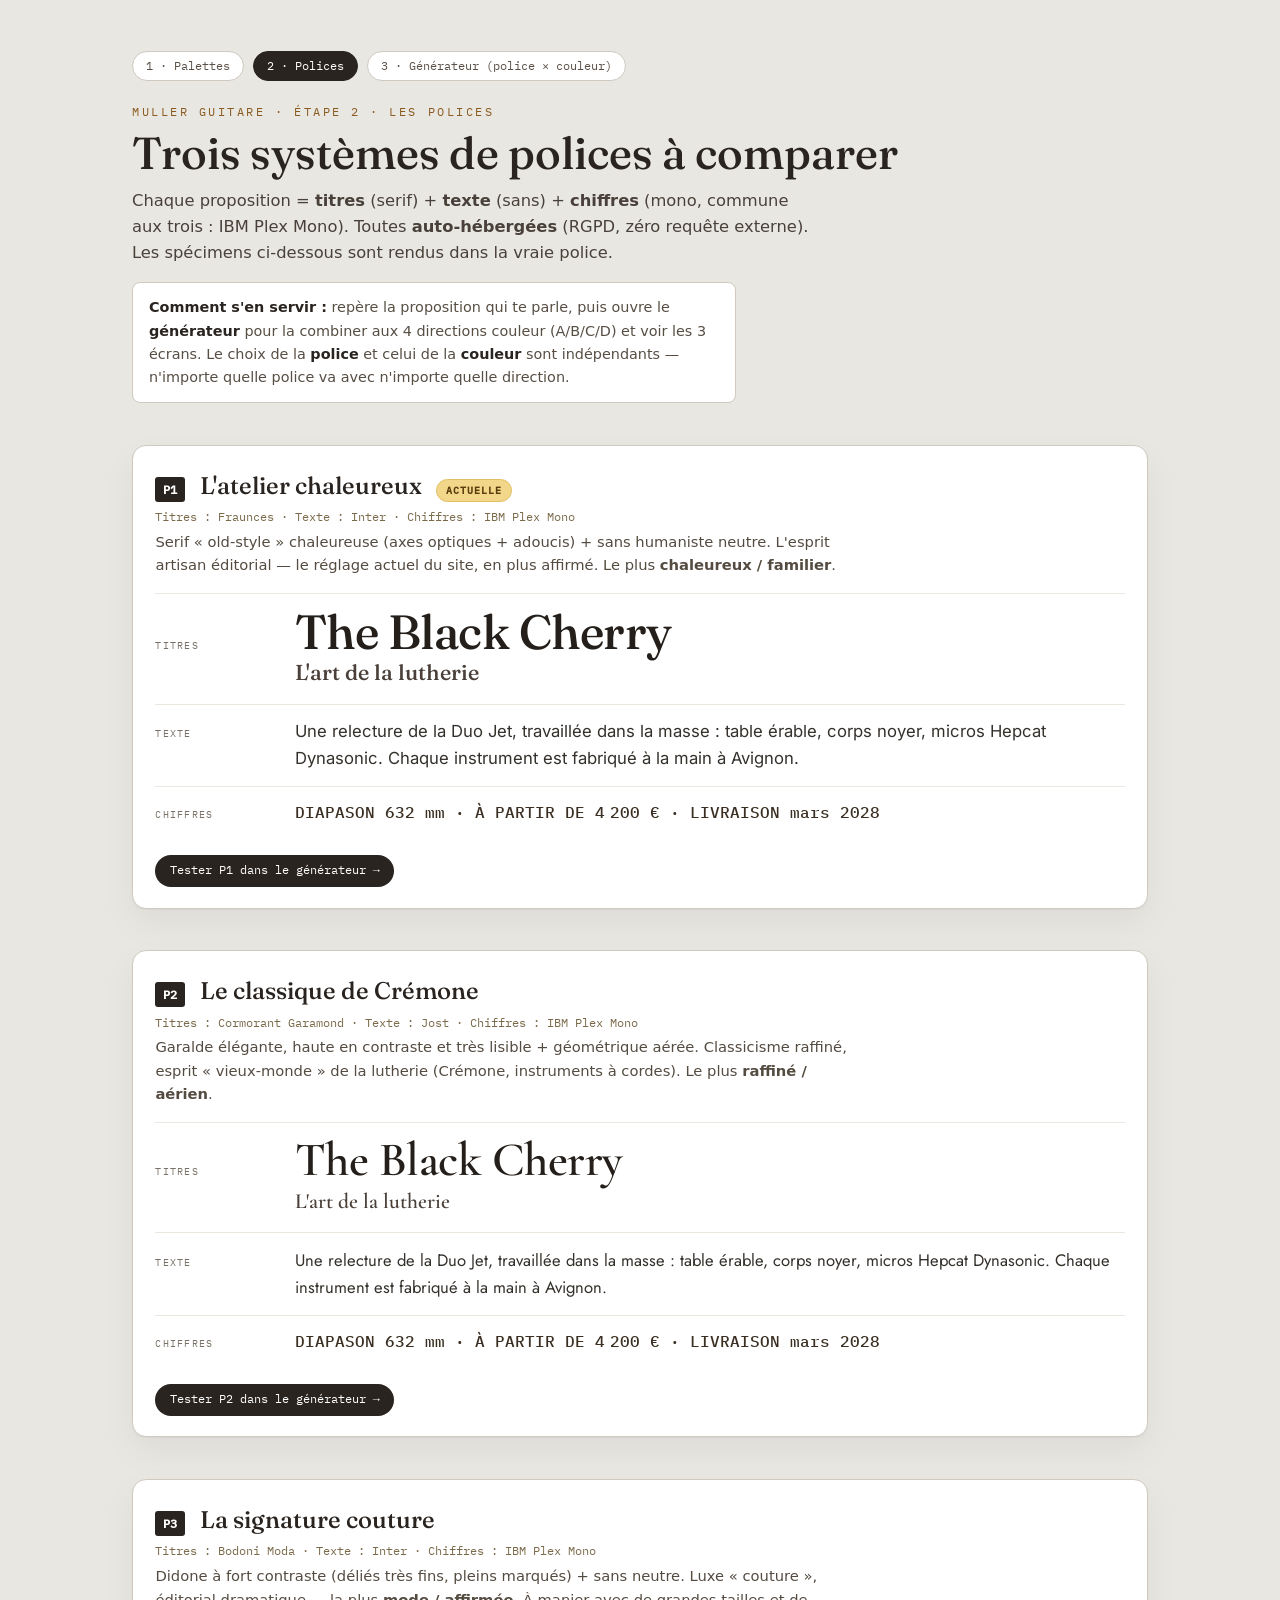
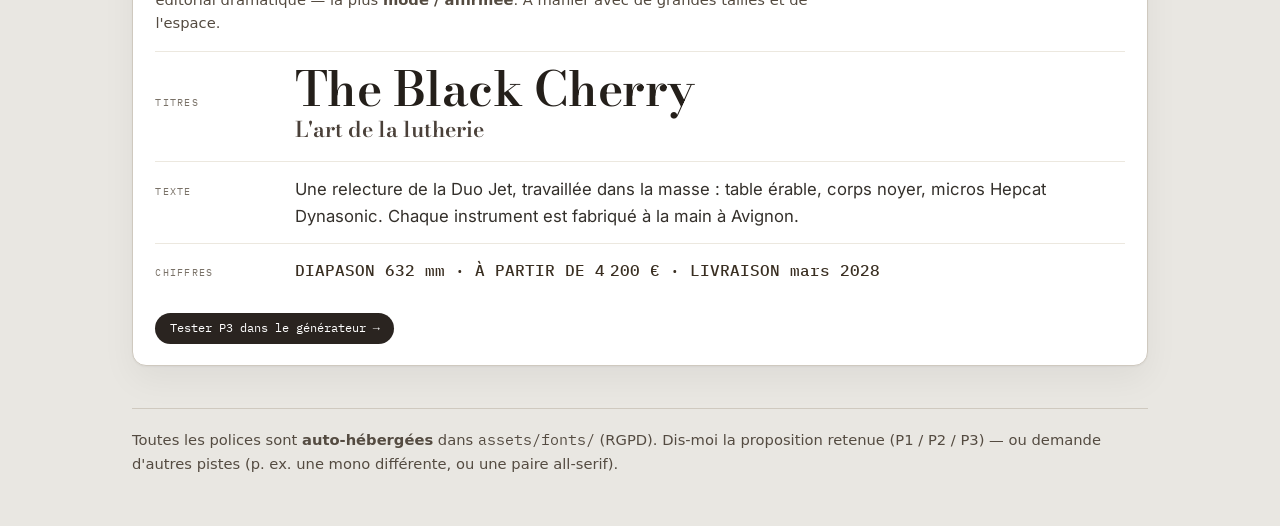
<file: design/polices.html>
<!DOCTYPE html>
<html lang="fr">
<head>
<meta charset="utf-8">
<meta name="viewport" content="width=device-width, initial-scale=1">
<meta name="robots" content="noindex,nofollow">
<title>Muller Guitare — propositions de polices</title>
<!-- Polices auto-hébergées (RGPD : zéro requête externe). -->
<link rel="stylesheet" href="../assets/css/fonts.css">
<style>
  :root{
    --mono:"IBM Plex Mono",ui-monospace,"SF Mono","Cascadia Mono",Consolas,"Liberation Mono",monospace;
    --ink:#2a2420; --paper:#e9e7e2; --hair:#cfc9bf; --soft:#7a7268;
  }
  *{box-sizing:border-box;margin:0}
  body{font-family:system-ui,"Segoe UI",sans-serif;background:var(--paper);color:var(--ink);line-height:1.6;-webkit-font-smoothing:antialiased}
  .wrap{max-width:1080px;margin:0 auto;padding:clamp(1.4rem,4vw,3.5rem) clamp(1rem,3vw,2rem)}

  .kicker{font-family:var(--mono);font-size:.72rem;letter-spacing:.22em;text-transform:uppercase;color:#8a5a20}
  .head h1{font-family:"Fraunces",serif;font-weight:500;font-size:clamp(1.9rem,4vw,2.8rem);line-height:1.05;margin:.5rem 0 .7rem}
  .head p{color:#494139;font-size:1.02rem;max-width:66ch}
  .head .note{margin-top:1rem;font-size:.9rem;color:#574e44;background:#fff;border:1px solid var(--hair);border-radius:8px;padding:.85rem 1rem;max-width:66ch}
  .head .note b{color:var(--ink)}

  /* carte de proposition */
  .prop{margin-top:clamp(1.6rem,4vw,2.6rem);border:1px solid var(--hair);background:#fff;border-radius:14px;padding:1.3rem 1.4rem;box-shadow:0 1px 2px rgba(0,0,0,.04),0 14px 34px rgba(0,0,0,.05)}
  .prop__head{display:flex;flex-wrap:wrap;align-items:baseline;gap:.5rem .9rem;margin-bottom:.2rem}
  .prop__tag{font-family:var(--mono);font-size:.76rem;font-weight:600;color:#fff;background:#2a2420;border-radius:3px;padding:.18rem .5rem}
  .prop__name{font-family:"Fraunces",serif;font-weight:500;font-size:1.5rem}
  .badge{font-family:var(--mono);font-size:.62rem;font-weight:600;letter-spacing:.1em;text-transform:uppercase;color:#5a3d0c;background:#f2d68a;border:1px solid #e2bf63;border-radius:100px;padding:.16rem .55rem}
  .prop__fonts{font-family:var(--mono);font-size:.72rem;color:#7a6a4a;margin:.15rem 0 .2rem}
  .prop__why{color:#544b41;font-size:.92rem;max-width:74ch;margin-bottom:1rem}

  /* spécimens (rendus dans la police de la proposition) */
  .spec{border-top:1px solid #ece8df;padding:.85rem 0;display:flex;flex-wrap:wrap;gap:.3rem 1.2rem;align-items:baseline}
  .spec__role{flex:0 0 120px;font-family:var(--mono);font-size:.64rem;letter-spacing:.12em;text-transform:uppercase;color:var(--soft)}
  .spec__body{flex:1;min-width:240px;color:#241f1a}
  .d-title{font-family:var(--d);font-weight:var(--tw);line-height:1.0;letter-spacing:-.01em;font-size:clamp(2rem,5vw,3rem)}
  .d-sub{font-family:var(--d);font-weight:var(--tw);font-size:1.35rem;color:#4a4039}
  .b-text{font-family:var(--b);font-size:1.04rem;line-height:1.62;color:#34302b}
  .m-nums{font-family:var(--mono);font-variant-numeric:tabular-nums;font-weight:500;font-size:.98rem;color:#3a2f22}
  .cta{display:inline-block;margin-top:1rem;font-family:var(--mono);font-size:.74rem;text-decoration:none;color:#fff;background:#2a2420;border-radius:100px;padding:.4rem .9rem}
  .cta:hover{background:#8a5a20}
  .topnav{display:flex;flex-wrap:wrap;gap:.4rem .6rem;margin-bottom:1.4rem}
  .topnav a{font-family:var(--mono);font-size:.72rem;text-decoration:none;color:#5a5048;border:1px solid var(--hair);background:#fff;border-radius:100px;padding:.28rem .8rem}
  .topnav a.is-on{background:#2a2420;color:#fff;border-color:#2a2420}

  /* polices par proposition (seul ceci diffère d'une carte à l'autre) */
  .p1{--d:"Fraunces",serif;--b:"Inter",sans-serif;--tw:500}
  .p2{--d:"Cormorant Garamond",serif;--b:"Jost",sans-serif;--tw:600}
  .p3{--d:"Bodoni Moda",serif;--b:"Inter",sans-serif;--tw:600}

  .footer{margin-top:2.6rem;border-top:1px solid var(--hair);padding-top:1.2rem;color:#544b41;font-size:.92rem}
  .footer .num{font-family:var(--mono)}

  @media print{
    @page{size:A4 portrait;margin:12mm}
    html,body{background:#fff !important}
    *{-webkit-print-color-adjust:exact !important;print-color-adjust:exact !important}
    .wrap{max-width:none;padding:0}
    .prop{box-shadow:none;break-inside:avoid;page-break-inside:avoid}
    .head .note,.cta,.footer{display:none}
  }
</style>
</head>
<body>
<div class="wrap">

  <nav class="topnav" id="topnav">
    <a href="palettes.html">1 · Palettes</a>
    <a href="polices.html">2 · Polices</a>
    <a href="generateur.html">3 · Générateur (police × couleur)</a>
  </nav>
  <script>(function(){var f=(location.pathname.split('/').pop()||'polices.html');document.querySelectorAll('#topnav a[href]').forEach(function(a){if(a.getAttribute('href')===f)a.classList.add('is-on');});})();</script>

  <header class="head">
    <div class="kicker">Muller Guitare · étape 2 · les polices</div>
    <h1>Trois systèmes de polices à comparer</h1>
    <p>Chaque proposition = <b>titres</b> (serif) + <b>texte</b> (sans) + <b>chiffres</b> (mono, commune aux trois : IBM Plex Mono). Toutes <b>auto-hébergées</b> (RGPD, zéro requête externe). Les spécimens ci-dessous sont rendus dans la vraie police.</p>
    <p class="note"><b>Comment s'en servir :</b> repère la proposition qui te parle, puis ouvre le <b>générateur</b> pour la combiner aux 4 directions couleur (A/B/C/D) et voir les 3 écrans. Le choix de la <b>police</b> et celui de la <b>couleur</b> sont indépendants — n'importe quelle police va avec n'importe quelle direction.</p>
  </header>

  <!-- P1 -->
  <section class="prop p1">
    <div class="prop__head">
      <span class="prop__tag">P1</span>
      <span class="prop__name">L'atelier chaleureux</span>
      <span class="badge">actuelle</span>
    </div>
    <div class="prop__fonts">Titres : Fraunces · Texte : Inter · Chiffres : IBM Plex Mono</div>
    <div class="prop__why">Serif « old-style » chaleureuse (axes optiques + adoucis) + sans humaniste neutre. L'esprit artisan éditorial — le réglage actuel du site, en plus affirmé. Le plus <b>chaleureux / familier</b>.</div>
    <div class="spec"><div class="spec__role">Titres</div><div class="spec__body"><div class="d-title">The Black Cherry</div><div class="d-sub">L'art de la lutherie</div></div></div>
    <div class="spec"><div class="spec__role">Texte</div><div class="spec__body b-text">Une relecture de la Duo Jet, travaillée dans la masse : table érable, corps noyer, micros Hepcat Dynasonic. Chaque instrument est fabriqué à la main à Avignon.</div></div>
    <div class="spec"><div class="spec__role">Chiffres</div><div class="spec__body m-nums">DIAPASON 632 mm · À PARTIR DE 4&#8239;200&nbsp;€ · LIVRAISON mars 2028</div></div>
    <a class="cta" href="generateur.html?f=p1">Tester P1 dans le générateur →</a>
  </section>

  <!-- P2 -->
  <section class="prop p2">
    <div class="prop__head">
      <span class="prop__tag">P2</span>
      <span class="prop__name">Le classique de Crémone</span>
    </div>
    <div class="prop__fonts">Titres : Cormorant Garamond · Texte : Jost · Chiffres : IBM Plex Mono</div>
    <div class="prop__why">Garalde élégante, haute en contraste et très lisible + géométrique aérée. Classicisme raffiné, esprit « vieux-monde » de la lutherie (Crémone, instruments à cordes). Le plus <b>raffiné / aérien</b>.</div>
    <div class="spec"><div class="spec__role">Titres</div><div class="spec__body"><div class="d-title">The Black Cherry</div><div class="d-sub">L'art de la lutherie</div></div></div>
    <div class="spec"><div class="spec__role">Texte</div><div class="spec__body b-text">Une relecture de la Duo Jet, travaillée dans la masse : table érable, corps noyer, micros Hepcat Dynasonic. Chaque instrument est fabriqué à la main à Avignon.</div></div>
    <div class="spec"><div class="spec__role">Chiffres</div><div class="spec__body m-nums">DIAPASON 632 mm · À PARTIR DE 4&#8239;200&nbsp;€ · LIVRAISON mars 2028</div></div>
    <a class="cta" href="generateur.html?f=p2">Tester P2 dans le générateur →</a>
  </section>

  <!-- P3 -->
  <section class="prop p3">
    <div class="prop__head">
      <span class="prop__tag">P3</span>
      <span class="prop__name">La signature couture</span>
    </div>
    <div class="prop__fonts">Titres : Bodoni Moda · Texte : Inter · Chiffres : IBM Plex Mono</div>
    <div class="prop__why">Didone à fort contraste (déliés très fins, pleins marqués) + sans neutre. Luxe « couture », éditorial dramatique — la plus <b>mode / affirmée</b>. À manier avec de grandes tailles et de l'espace.</div>
    <div class="spec"><div class="spec__role">Titres</div><div class="spec__body"><div class="d-title">The Black Cherry</div><div class="d-sub">L'art de la lutherie</div></div></div>
    <div class="spec"><div class="spec__role">Texte</div><div class="spec__body b-text">Une relecture de la Duo Jet, travaillée dans la masse : table érable, corps noyer, micros Hepcat Dynasonic. Chaque instrument est fabriqué à la main à Avignon.</div></div>
    <div class="spec"><div class="spec__role">Chiffres</div><div class="spec__body m-nums">DIAPASON 632 mm · À PARTIR DE 4&#8239;200&nbsp;€ · LIVRAISON mars 2028</div></div>
    <a class="cta" href="generateur.html?f=p3">Tester P3 dans le générateur →</a>
  </section>

  <footer class="footer">
    Toutes les polices sont <b>auto-hébergées</b> dans <span class="num">assets/fonts/</span> (RGPD). Dis-moi la proposition retenue (P1 / P2 / P3) — ou demande d'autres pistes (p. ex. une mono différente, ou une paire all-serif).
  </footer>

</div>
</body>
</html>
</file>
<file: assets/css/fonts.css>
/* Polices auto-hebergees (Fraunces + Inter) — RGPD : plus aucune requete vers Google. Genere depuis Google Fonts, sous-ensembles latin + latin-ext. */

/* latin-ext */
@font-face {
  font-family: 'Fraunces';
  font-style: italic;
  font-weight: 400;
  font-display: swap;
  src: url(../fonts/6NU58FyLNQOQZAnv9ZwNjucMHVn85Ni7emAe9lKqZTnbB-gzTK0K1ChjdPeQ_5Y.woff2) format('woff2');
  unicode-range: U+0100-02BA, U+02BD-02C5, U+02C7-02CC, U+02CE-02D7, U+02DD-02FF, U+0304, U+0308, U+0329, U+1D00-1DBF, U+1E00-1E9F, U+1EF2-1EFF, U+2020, U+20A0-20AB, U+20AD-20C0, U+2113, U+2C60-2C7F, U+A720-A7FF;
}

/* latin */
@font-face {
  font-family: 'Fraunces';
  font-style: italic;
  font-weight: 400;
  font-display: swap;
  src: url(../fonts/6NU58FyLNQOQZAnv9ZwNjucMHVn85Ni7emAe9lKqZTnbB-gzTK0K1ChjeveQ.woff2) format('woff2');
  unicode-range: U+0000-00FF, U+0131, U+0152-0153, U+02BB-02BC, U+02C6, U+02DA, U+02DC, U+0304, U+0308, U+0329, U+2000-206F, U+20AC, U+2122, U+2191, U+2193, U+2212, U+2215, U+FEFF, U+FFFD;
}

/* latin-ext */
@font-face {
  font-family: 'Fraunces';
  font-style: italic;
  font-weight: 500;
  font-display: swap;
  src: url(../fonts/6NU58FyLNQOQZAnv9ZwNjucMHVn85Ni7emAe9lKqZTnbB-gzTK0K1ChjdPeQ_5Y.woff2) format('woff2');
  unicode-range: U+0100-02BA, U+02BD-02C5, U+02C7-02CC, U+02CE-02D7, U+02DD-02FF, U+0304, U+0308, U+0329, U+1D00-1DBF, U+1E00-1E9F, U+1EF2-1EFF, U+2020, U+20A0-20AB, U+20AD-20C0, U+2113, U+2C60-2C7F, U+A720-A7FF;
}

/* latin */
@font-face {
  font-family: 'Fraunces';
  font-style: italic;
  font-weight: 500;
  font-display: swap;
  src: url(../fonts/6NU58FyLNQOQZAnv9ZwNjucMHVn85Ni7emAe9lKqZTnbB-gzTK0K1ChjeveQ.woff2) format('woff2');
  unicode-range: U+0000-00FF, U+0131, U+0152-0153, U+02BB-02BC, U+02C6, U+02DA, U+02DC, U+0304, U+0308, U+0329, U+2000-206F, U+20AC, U+2122, U+2191, U+2193, U+2212, U+2215, U+FEFF, U+FFFD;
}

/* latin-ext */
@font-face {
  font-family: 'Fraunces';
  font-style: normal;
  font-weight: 400;
  font-display: swap;
  src: url(../fonts/6NU78FyLNQOQZAnv9bYEvDiIdE9Ea92uemAk_WBq8U_9v0c2Wa0KxCFTeO-U.woff2) format('woff2');
  unicode-range: U+0100-02BA, U+02BD-02C5, U+02C7-02CC, U+02CE-02D7, U+02DD-02FF, U+0304, U+0308, U+0329, U+1D00-1DBF, U+1E00-1E9F, U+1EF2-1EFF, U+2020, U+20A0-20AB, U+20AD-20C0, U+2113, U+2C60-2C7F, U+A720-A7FF;
}

/* latin */
@font-face {
  font-family: 'Fraunces';
  font-style: normal;
  font-weight: 400;
  font-display: swap;
  src: url(../fonts/6NU78FyLNQOQZAnv9bYEvDiIdE9Ea92uemAk_WBq8U_9v0c2Wa0KxC9TeA.woff2) format('woff2');
  unicode-range: U+0000-00FF, U+0131, U+0152-0153, U+02BB-02BC, U+02C6, U+02DA, U+02DC, U+0304, U+0308, U+0329, U+2000-206F, U+20AC, U+2122, U+2191, U+2193, U+2212, U+2215, U+FEFF, U+FFFD;
}

/* latin-ext */
@font-face {
  font-family: 'Fraunces';
  font-style: normal;
  font-weight: 500;
  font-display: swap;
  src: url(../fonts/6NU78FyLNQOQZAnv9bYEvDiIdE9Ea92uemAk_WBq8U_9v0c2Wa0KxCFTeO-U.woff2) format('woff2');
  unicode-range: U+0100-02BA, U+02BD-02C5, U+02C7-02CC, U+02CE-02D7, U+02DD-02FF, U+0304, U+0308, U+0329, U+1D00-1DBF, U+1E00-1E9F, U+1EF2-1EFF, U+2020, U+20A0-20AB, U+20AD-20C0, U+2113, U+2C60-2C7F, U+A720-A7FF;
}

/* latin */
@font-face {
  font-family: 'Fraunces';
  font-style: normal;
  font-weight: 500;
  font-display: swap;
  src: url(../fonts/6NU78FyLNQOQZAnv9bYEvDiIdE9Ea92uemAk_WBq8U_9v0c2Wa0KxC9TeA.woff2) format('woff2');
  unicode-range: U+0000-00FF, U+0131, U+0152-0153, U+02BB-02BC, U+02C6, U+02DA, U+02DC, U+0304, U+0308, U+0329, U+2000-206F, U+20AC, U+2122, U+2191, U+2193, U+2212, U+2215, U+FEFF, U+FFFD;
}

/* latin-ext */
@font-face {
  font-family: 'Fraunces';
  font-style: normal;
  font-weight: 600;
  font-display: swap;
  src: url(../fonts/6NU78FyLNQOQZAnv9bYEvDiIdE9Ea92uemAk_WBq8U_9v0c2Wa0KxCFTeO-U.woff2) format('woff2');
  unicode-range: U+0100-02BA, U+02BD-02C5, U+02C7-02CC, U+02CE-02D7, U+02DD-02FF, U+0304, U+0308, U+0329, U+1D00-1DBF, U+1E00-1E9F, U+1EF2-1EFF, U+2020, U+20A0-20AB, U+20AD-20C0, U+2113, U+2C60-2C7F, U+A720-A7FF;
}

/* latin */
@font-face {
  font-family: 'Fraunces';
  font-style: normal;
  font-weight: 600;
  font-display: swap;
  src: url(../fonts/6NU78FyLNQOQZAnv9bYEvDiIdE9Ea92uemAk_WBq8U_9v0c2Wa0KxC9TeA.woff2) format('woff2');
  unicode-range: U+0000-00FF, U+0131, U+0152-0153, U+02BB-02BC, U+02C6, U+02DA, U+02DC, U+0304, U+0308, U+0329, U+2000-206F, U+20AC, U+2122, U+2191, U+2193, U+2212, U+2215, U+FEFF, U+FFFD;
}

/* latin-ext */
@font-face {
  font-family: 'Inter';
  font-style: normal;
  font-weight: 400;
  font-display: swap;
  src: url(../fonts/UcC73FwrK3iLTeHuS_nVMrMxCp50SjIa25L7SUc.woff2) format('woff2');
  unicode-range: U+0100-02BA, U+02BD-02C5, U+02C7-02CC, U+02CE-02D7, U+02DD-02FF, U+0304, U+0308, U+0329, U+1D00-1DBF, U+1E00-1E9F, U+1EF2-1EFF, U+2020, U+20A0-20AB, U+20AD-20C0, U+2113, U+2C60-2C7F, U+A720-A7FF;
}

/* latin */
@font-face {
  font-family: 'Inter';
  font-style: normal;
  font-weight: 400;
  font-display: swap;
  src: url(../fonts/UcC73FwrK3iLTeHuS_nVMrMxCp50SjIa1ZL7.woff2) format('woff2');
  unicode-range: U+0000-00FF, U+0131, U+0152-0153, U+02BB-02BC, U+02C6, U+02DA, U+02DC, U+0304, U+0308, U+0329, U+2000-206F, U+20AC, U+2122, U+2191, U+2193, U+2212, U+2215, U+FEFF, U+FFFD;
}

/* latin-ext */
@font-face {
  font-family: 'Inter';
  font-style: normal;
  font-weight: 500;
  font-display: swap;
  src: url(../fonts/UcC73FwrK3iLTeHuS_nVMrMxCp50SjIa25L7SUc.woff2) format('woff2');
  unicode-range: U+0100-02BA, U+02BD-02C5, U+02C7-02CC, U+02CE-02D7, U+02DD-02FF, U+0304, U+0308, U+0329, U+1D00-1DBF, U+1E00-1E9F, U+1EF2-1EFF, U+2020, U+20A0-20AB, U+20AD-20C0, U+2113, U+2C60-2C7F, U+A720-A7FF;
}

/* latin */
@font-face {
  font-family: 'Inter';
  font-style: normal;
  font-weight: 500;
  font-display: swap;
  src: url(../fonts/UcC73FwrK3iLTeHuS_nVMrMxCp50SjIa1ZL7.woff2) format('woff2');
  unicode-range: U+0000-00FF, U+0131, U+0152-0153, U+02BB-02BC, U+02C6, U+02DA, U+02DC, U+0304, U+0308, U+0329, U+2000-206F, U+20AC, U+2122, U+2191, U+2193, U+2212, U+2215, U+FEFF, U+FFFD;
}

/* latin-ext */
@font-face {
  font-family: 'Inter';
  font-style: normal;
  font-weight: 600;
  font-display: swap;
  src: url(../fonts/UcC73FwrK3iLTeHuS_nVMrMxCp50SjIa25L7SUc.woff2) format('woff2');
  unicode-range: U+0100-02BA, U+02BD-02C5, U+02C7-02CC, U+02CE-02D7, U+02DD-02FF, U+0304, U+0308, U+0329, U+1D00-1DBF, U+1E00-1E9F, U+1EF2-1EFF, U+2020, U+20A0-20AB, U+20AD-20C0, U+2113, U+2C60-2C7F, U+A720-A7FF;
}

/* latin */
@font-face {
  font-family: 'Inter';
  font-style: normal;
  font-weight: 600;
  font-display: swap;
  src: url(../fonts/UcC73FwrK3iLTeHuS_nVMrMxCp50SjIa1ZL7.woff2) format('woff2');
  unicode-range: U+0000-00FF, U+0131, U+0152-0153, U+02BB-02BC, U+02C6, U+02DA, U+02DC, U+0304, U+0308, U+0329, U+2000-206F, U+20AC, U+2122, U+2191, U+2193, U+2212, U+2215, U+FEFF, U+FFFD;
}
/* ---------- IBM Plex Mono (auto-hébergé, RGPD) ---------- */
@font-face {
  font-family: 'IBM Plex Mono';
  font-style: normal;
  font-weight: 400;
  font-display: swap;
  src: url(../fonts/ibm-plex-mono-400-latin-ext.woff2) format('woff2');
  unicode-range: U+0100-02BA, U+02BD-02C5, U+02C7-02CC, U+02CE-02D7, U+02DD-02FF, U+0304, U+0308, U+0329, U+1D00-1DBF, U+1E00-1E9F, U+1EF2-1EFF, U+2020, U+20A0-20AB, U+20AD-20C0, U+2113, U+2C60-2C7F, U+A720-A7FF;
}
@font-face {
  font-family: 'IBM Plex Mono';
  font-style: normal;
  font-weight: 400;
  font-display: swap;
  src: url(../fonts/ibm-plex-mono-400-latin.woff2) format('woff2');
  unicode-range: U+0000-00FF, U+0131, U+0152-0153, U+02BB-02BC, U+02C6, U+02DA, U+02DC, U+0304, U+0308, U+0329, U+2000-206F, U+20AC, U+2122, U+2191, U+2193, U+2212, U+2215, U+FEFF, U+FFFD;
}
@font-face {
  font-family: 'IBM Plex Mono';
  font-style: normal;
  font-weight: 500;
  font-display: swap;
  src: url(../fonts/ibm-plex-mono-500-latin-ext.woff2) format('woff2');
  unicode-range: U+0100-02BA, U+02BD-02C5, U+02C7-02CC, U+02CE-02D7, U+02DD-02FF, U+0304, U+0308, U+0329, U+1D00-1DBF, U+1E00-1E9F, U+1EF2-1EFF, U+2020, U+20A0-20AB, U+20AD-20C0, U+2113, U+2C60-2C7F, U+A720-A7FF;
}
@font-face {
  font-family: 'IBM Plex Mono';
  font-style: normal;
  font-weight: 500;
  font-display: swap;
  src: url(../fonts/ibm-plex-mono-500-latin.woff2) format('woff2');
  unicode-range: U+0000-00FF, U+0131, U+0152-0153, U+02BB-02BC, U+02C6, U+02DA, U+02DC, U+0304, U+0308, U+0329, U+2000-206F, U+20AC, U+2122, U+2191, U+2193, U+2212, U+2215, U+FEFF, U+FFFD;
}

/* ---------- Cormorant Garamond (auto-hébergé, RGPD) ---------- */
@font-face {
  font-family: 'Cormorant Garamond';
  font-style: normal;
  font-weight: 500;
  font-display: swap;
  src: url(../fonts/cormorant-garamond-500-latin-ext.woff2) format('woff2');
  unicode-range: U+0100-02BA, U+02BD-02C5, U+02C7-02CC, U+02CE-02D7, U+02DD-02FF, U+0304, U+0308, U+0329, U+1D00-1DBF, U+1E00-1E9F, U+1EF2-1EFF, U+2020, U+20A0-20AB, U+20AD-20C0, U+2113, U+2C60-2C7F, U+A720-A7FF;
}
@font-face {
  font-family: 'Cormorant Garamond';
  font-style: normal;
  font-weight: 500;
  font-display: swap;
  src: url(../fonts/cormorant-garamond-500-latin.woff2) format('woff2');
  unicode-range: U+0000-00FF, U+0131, U+0152-0153, U+02BB-02BC, U+02C6, U+02DA, U+02DC, U+0304, U+0308, U+0329, U+2000-206F, U+20AC, U+2122, U+2191, U+2193, U+2212, U+2215, U+FEFF, U+FFFD;
}
@font-face {
  font-family: 'Cormorant Garamond';
  font-style: normal;
  font-weight: 600;
  font-display: swap;
  src: url(../fonts/cormorant-garamond-600-latin-ext.woff2) format('woff2');
  unicode-range: U+0100-02BA, U+02BD-02C5, U+02C7-02CC, U+02CE-02D7, U+02DD-02FF, U+0304, U+0308, U+0329, U+1D00-1DBF, U+1E00-1E9F, U+1EF2-1EFF, U+2020, U+20A0-20AB, U+20AD-20C0, U+2113, U+2C60-2C7F, U+A720-A7FF;
}
@font-face {
  font-family: 'Cormorant Garamond';
  font-style: normal;
  font-weight: 600;
  font-display: swap;
  src: url(../fonts/cormorant-garamond-600-latin.woff2) format('woff2');
  unicode-range: U+0000-00FF, U+0131, U+0152-0153, U+02BB-02BC, U+02C6, U+02DA, U+02DC, U+0304, U+0308, U+0329, U+2000-206F, U+20AC, U+2122, U+2191, U+2193, U+2212, U+2215, U+FEFF, U+FFFD;
}

/* ---------- Jost (auto-hébergé, RGPD) ---------- */
@font-face {
  font-family: 'Jost';
  font-style: normal;
  font-weight: 400;
  font-display: swap;
  src: url(../fonts/jost-400-latin-ext.woff2) format('woff2');
  unicode-range: U+0100-02BA, U+02BD-02C5, U+02C7-02CC, U+02CE-02D7, U+02DD-02FF, U+0304, U+0308, U+0329, U+1D00-1DBF, U+1E00-1E9F, U+1EF2-1EFF, U+2020, U+20A0-20AB, U+20AD-20C0, U+2113, U+2C60-2C7F, U+A720-A7FF;
}
@font-face {
  font-family: 'Jost';
  font-style: normal;
  font-weight: 400;
  font-display: swap;
  src: url(../fonts/jost-400-latin.woff2) format('woff2');
  unicode-range: U+0000-00FF, U+0131, U+0152-0153, U+02BB-02BC, U+02C6, U+02DA, U+02DC, U+0304, U+0308, U+0329, U+2000-206F, U+20AC, U+2122, U+2191, U+2193, U+2212, U+2215, U+FEFF, U+FFFD;
}
@font-face {
  font-family: 'Jost';
  font-style: normal;
  font-weight: 500;
  font-display: swap;
  src: url(../fonts/jost-500-latin-ext.woff2) format('woff2');
  unicode-range: U+0100-02BA, U+02BD-02C5, U+02C7-02CC, U+02CE-02D7, U+02DD-02FF, U+0304, U+0308, U+0329, U+1D00-1DBF, U+1E00-1E9F, U+1EF2-1EFF, U+2020, U+20A0-20AB, U+20AD-20C0, U+2113, U+2C60-2C7F, U+A720-A7FF;
}
@font-face {
  font-family: 'Jost';
  font-style: normal;
  font-weight: 500;
  font-display: swap;
  src: url(../fonts/jost-500-latin.woff2) format('woff2');
  unicode-range: U+0000-00FF, U+0131, U+0152-0153, U+02BB-02BC, U+02C6, U+02DA, U+02DC, U+0304, U+0308, U+0329, U+2000-206F, U+20AC, U+2122, U+2191, U+2193, U+2212, U+2215, U+FEFF, U+FFFD;
}
@font-face {
  font-family: 'Jost';
  font-style: normal;
  font-weight: 600;
  font-display: swap;
  src: url(../fonts/jost-600-latin-ext.woff2) format('woff2');
  unicode-range: U+0100-02BA, U+02BD-02C5, U+02C7-02CC, U+02CE-02D7, U+02DD-02FF, U+0304, U+0308, U+0329, U+1D00-1DBF, U+1E00-1E9F, U+1EF2-1EFF, U+2020, U+20A0-20AB, U+20AD-20C0, U+2113, U+2C60-2C7F, U+A720-A7FF;
}
@font-face {
  font-family: 'Jost';
  font-style: normal;
  font-weight: 600;
  font-display: swap;
  src: url(../fonts/jost-600-latin.woff2) format('woff2');
  unicode-range: U+0000-00FF, U+0131, U+0152-0153, U+02BB-02BC, U+02C6, U+02DA, U+02DC, U+0304, U+0308, U+0329, U+2000-206F, U+20AC, U+2122, U+2191, U+2193, U+2212, U+2215, U+FEFF, U+FFFD;
}

/* ---------- Bodoni Moda (auto-hébergé, RGPD) ---------- */
@font-face {
  font-family: 'Bodoni Moda';
  font-style: normal;
  font-weight: 500;
  font-display: swap;
  src: url(../fonts/bodoni-moda-500-latin-ext.woff2) format('woff2');
  unicode-range: U+0100-02BA, U+02BD-02C5, U+02C7-02CC, U+02CE-02D7, U+02DD-02FF, U+0304, U+0308, U+0329, U+1D00-1DBF, U+1E00-1E9F, U+1EF2-1EFF, U+2020, U+20A0-20AB, U+20AD-20C0, U+2113, U+2C60-2C7F, U+A720-A7FF;
}
@font-face {
  font-family: 'Bodoni Moda';
  font-style: normal;
  font-weight: 500;
  font-display: swap;
  src: url(../fonts/bodoni-moda-500-latin.woff2) format('woff2');
  unicode-range: U+0000-00FF, U+0131, U+0152-0153, U+02BB-02BC, U+02C6, U+02DA, U+02DC, U+0304, U+0308, U+0329, U+2000-206F, U+20AC, U+2122, U+2191, U+2193, U+2212, U+2215, U+FEFF, U+FFFD;
}
@font-face {
  font-family: 'Bodoni Moda';
  font-style: normal;
  font-weight: 600;
  font-display: swap;
  src: url(../fonts/bodoni-moda-600-latin-ext.woff2) format('woff2');
  unicode-range: U+0100-02BA, U+02BD-02C5, U+02C7-02CC, U+02CE-02D7, U+02DD-02FF, U+0304, U+0308, U+0329, U+1D00-1DBF, U+1E00-1E9F, U+1EF2-1EFF, U+2020, U+20A0-20AB, U+20AD-20C0, U+2113, U+2C60-2C7F, U+A720-A7FF;
}
@font-face {
  font-family: 'Bodoni Moda';
  font-style: normal;
  font-weight: 600;
  font-display: swap;
  src: url(../fonts/bodoni-moda-600-latin.woff2) format('woff2');
  unicode-range: U+0000-00FF, U+0131, U+0152-0153, U+02BB-02BC, U+02C6, U+02DA, U+02DC, U+0304, U+0308, U+0329, U+2000-206F, U+20AC, U+2122, U+2191, U+2193, U+2212, U+2215, U+FEFF, U+FFFD;
}
</file>
